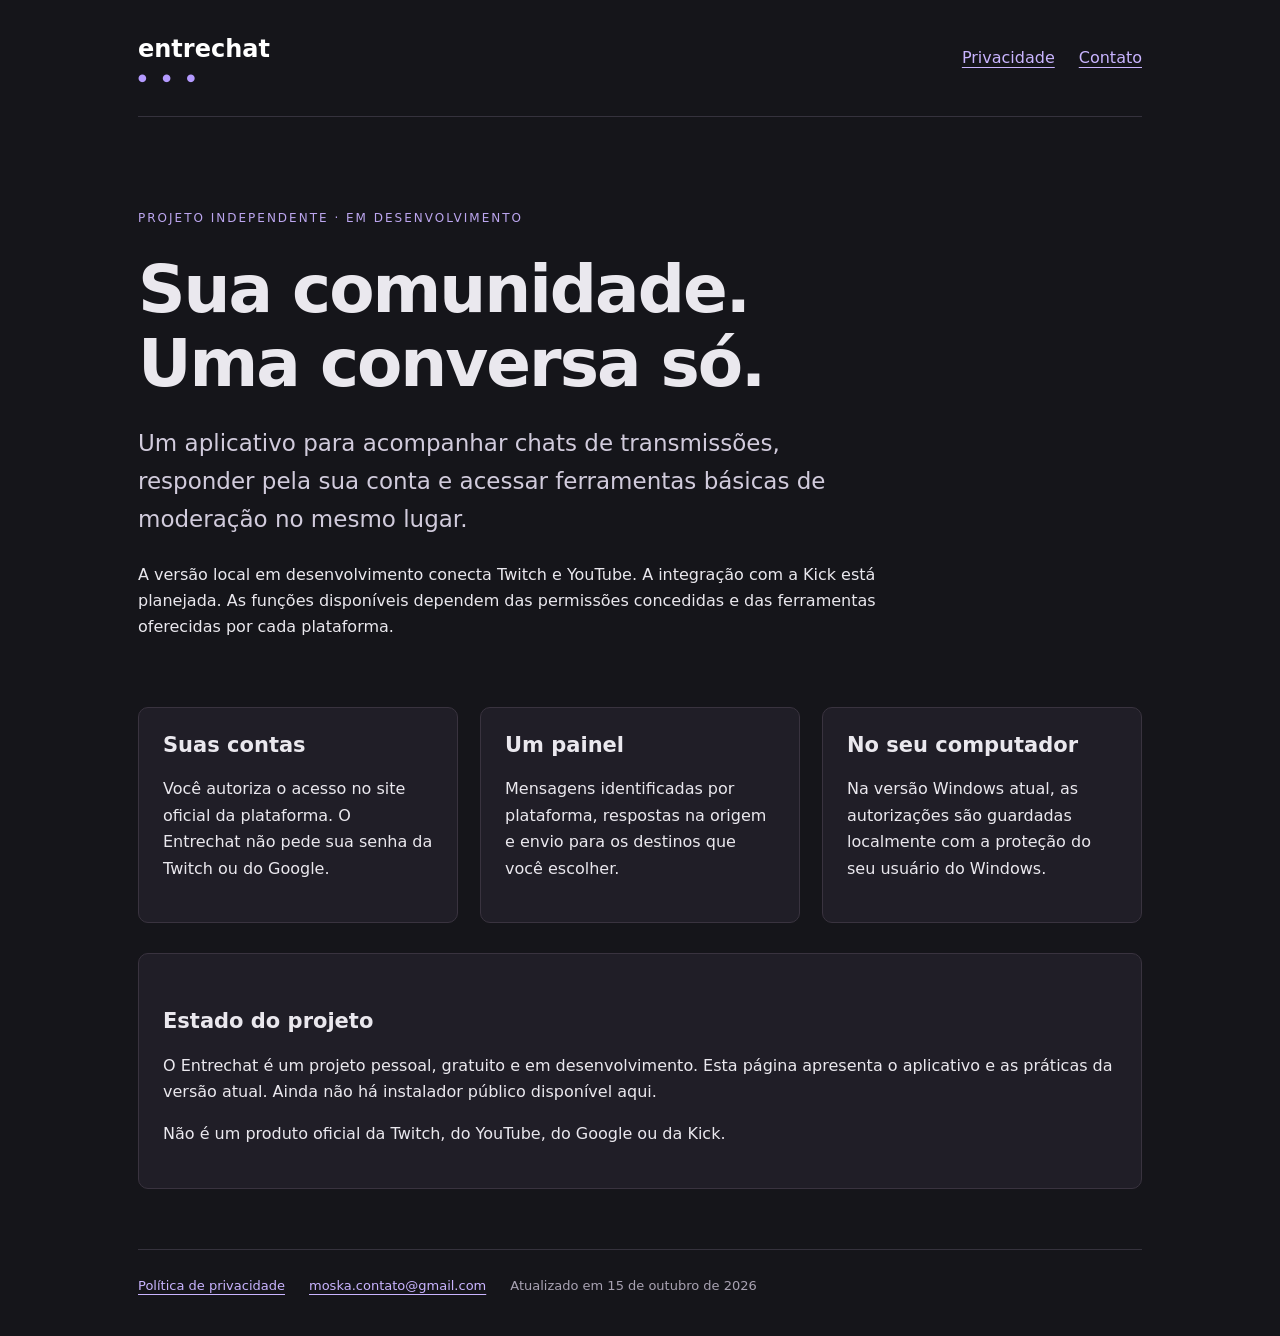
<file: index.html>
<!doctype html>
<html lang="pt-BR"><head><meta charset="utf-8"><meta name="viewport" content="width=device-width,initial-scale=1"><title>Entrechat — chat unificado para streamers</title><meta name="description" content="Entrechat é um projeto independente de chat unificado para streamers. Conheça o aplicativo e sua política de privacidade."><link rel="stylesheet" href="style.css"></head>
<body><main><header><a class="brand" href="./">entrechat<span>● ● ●</span></a><nav><a href="privacy.html">Privacidade</a><a href="mailto:moska.contato@gmail.com">Contato</a></nav></header><section class="hero"><p class="eyebrow">PROJETO INDEPENDENTE · EM DESENVOLVIMENTO</p><h1>Sua comunidade.<br>Uma conversa só.</h1><p class="lead">Um aplicativo para acompanhar chats de transmissões, responder pela sua conta e acessar ferramentas básicas de moderação no mesmo lugar.</p><p>A versão local em desenvolvimento conecta Twitch e YouTube. A integração com a Kick está planejada. As funções disponíveis dependem das permissões concedidas e das ferramentas oferecidas por cada plataforma.</p></section><section class="grid"><article><h2>Suas contas</h2><p>Você autoriza o acesso no site oficial da plataforma. O Entrechat não pede sua senha da Twitch ou do Google.</p></article><article><h2>Um painel</h2><p>Mensagens identificadas por plataforma, respostas na origem e envio para os destinos que você escolher.</p></article><article><h2>No seu computador</h2><p>Na versão Windows atual, as autorizações são guardadas localmente com a proteção do seu usuário do Windows.</p></article></section><section class="note"><h2>Estado do projeto</h2><p>O Entrechat é um projeto pessoal, gratuito e em desenvolvimento. Esta página apresenta o aplicativo e as práticas da versão atual. Ainda não há instalador público disponível aqui.</p><p>Não é um produto oficial da Twitch, do YouTube, do Google ou da Kick.</p></section><footer><a href="privacy.html">Política de privacidade</a><a href="mailto:moska.contato@gmail.com">moska.contato@gmail.com</a><span>Atualizado em 15 de outubro de 2026</span></footer></main></body></html>
</file>
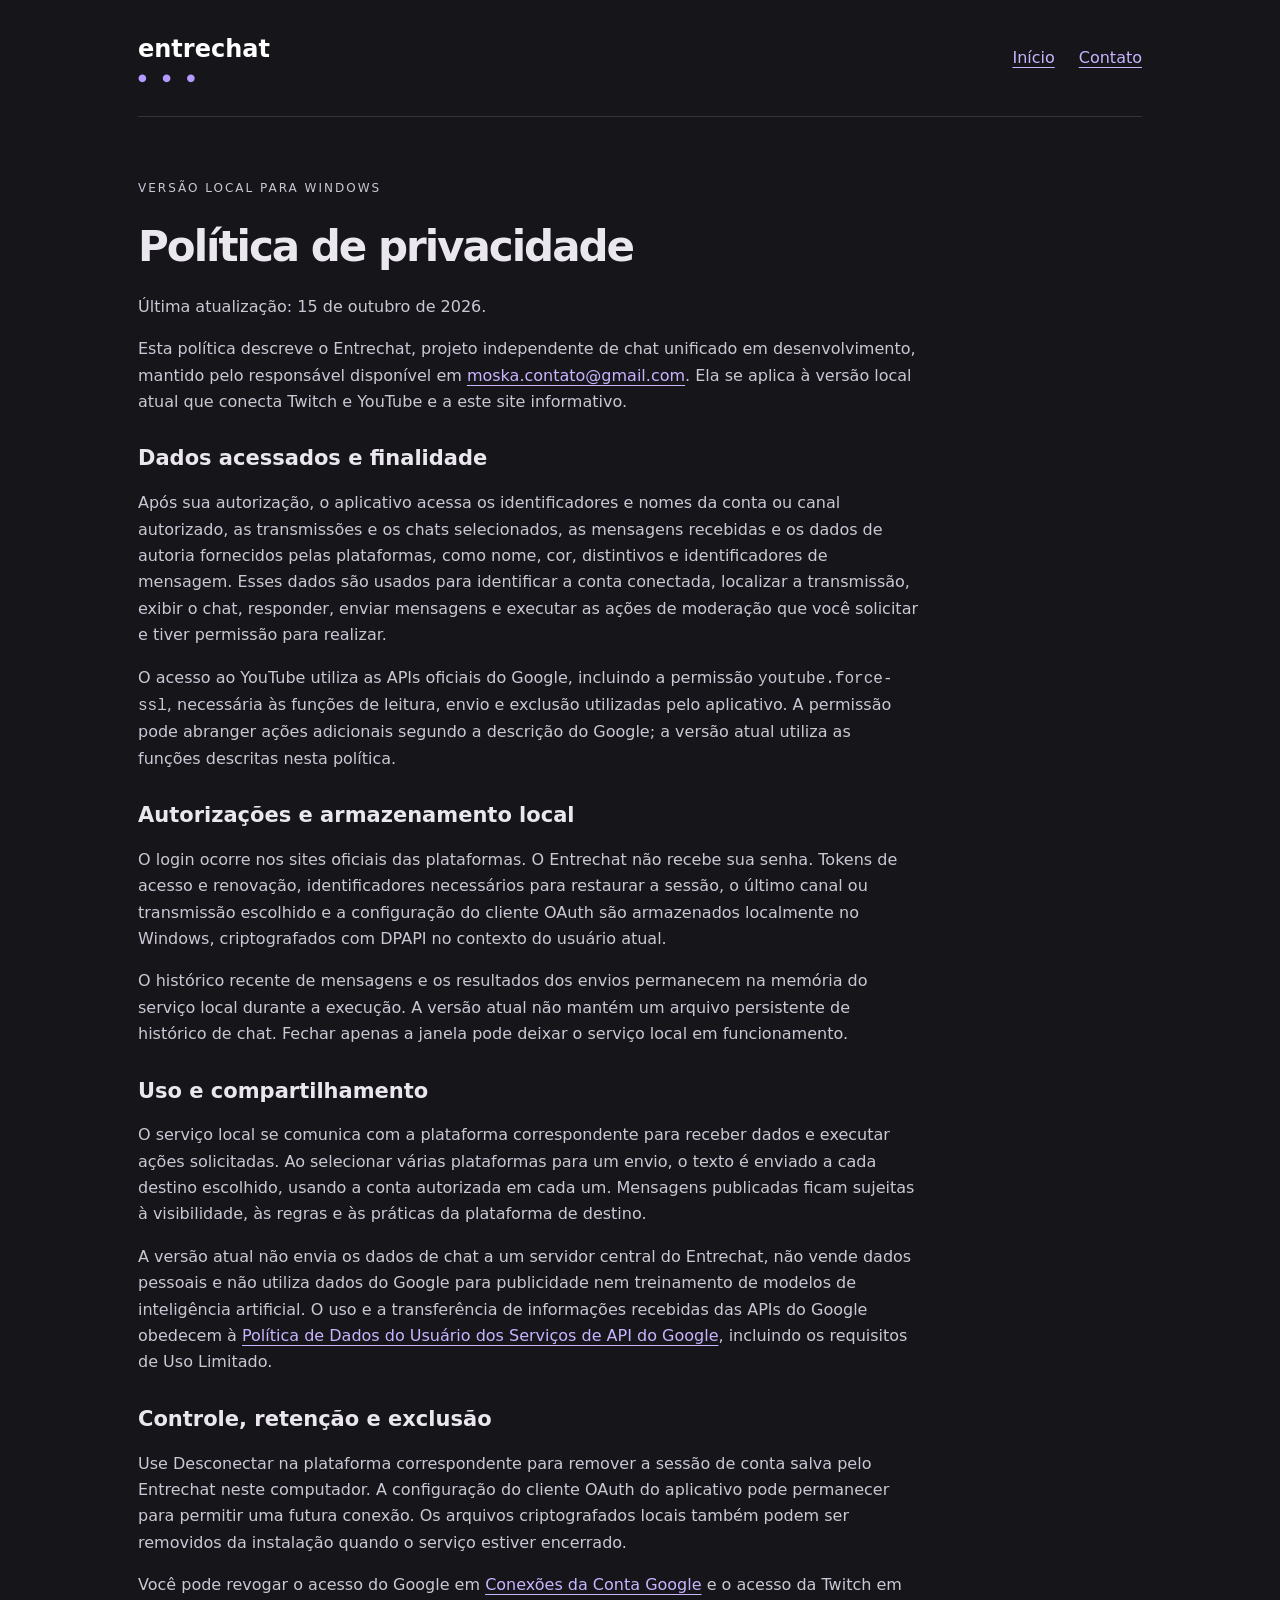
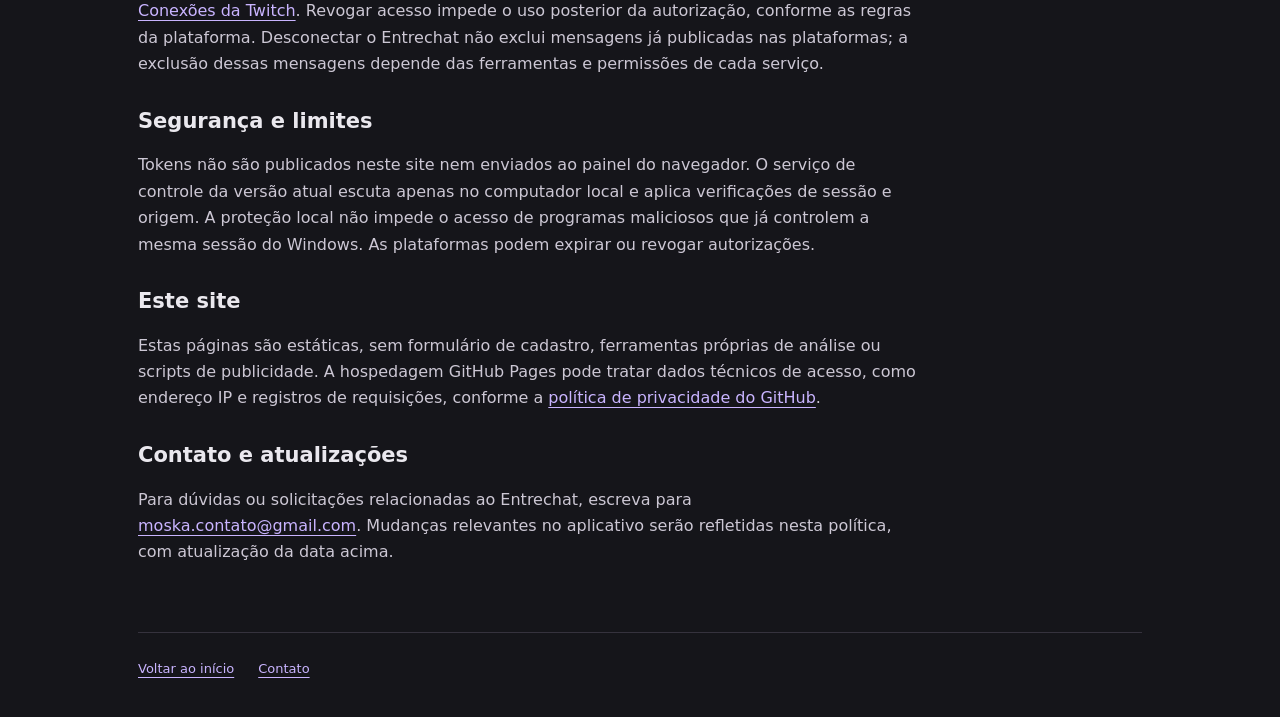
<file: privacy.html>
<!doctype html>
<html lang="pt-BR"><head><meta charset="utf-8"><meta name="viewport" content="width=device-width,initial-scale=1"><title>Privacidade — Entrechat</title><meta name="description" content="Como o Entrechat utiliza dados de conta, mensagens de chat e autorizações das plataformas."><link rel="stylesheet" href="style.css"></head>
<body><main><header><a class="brand" href="./">entrechat<span>● ● ●</span></a><nav><a href="./">Início</a><a href="mailto:moska.contato@gmail.com">Contato</a></nav></header><article class="policy"><p class="eyebrow">VERSÃO LOCAL PARA WINDOWS</p><h1>Política de privacidade</h1><p>Última atualização: 15 de outubro de 2026.</p><p>Esta política descreve o Entrechat, projeto independente de chat unificado em desenvolvimento, mantido pelo responsável disponível em <a href="mailto:moska.contato@gmail.com">moska.contato@gmail.com</a>. Ela se aplica à versão local atual que conecta Twitch e YouTube e a este site informativo.</p><h2>Dados acessados e finalidade</h2><p>Após sua autorização, o aplicativo acessa os identificadores e nomes da conta ou canal autorizado, as transmissões e os chats selecionados, as mensagens recebidas e os dados de autoria fornecidos pelas plataformas, como nome, cor, distintivos e identificadores de mensagem. Esses dados são usados para identificar a conta conectada, localizar a transmissão, exibir o chat, responder, enviar mensagens e executar as ações de moderação que você solicitar e tiver permissão para realizar.</p><p>O acesso ao YouTube utiliza as APIs oficiais do Google, incluindo a permissão <code>youtube.force-ssl</code>, necessária às funções de leitura, envio e exclusão utilizadas pelo aplicativo. A permissão pode abranger ações adicionais segundo a descrição do Google; a versão atual utiliza as funções descritas nesta política.</p><h2>Autorizações e armazenamento local</h2><p>O login ocorre nos sites oficiais das plataformas. O Entrechat não recebe sua senha. Tokens de acesso e renovação, identificadores necessários para restaurar a sessão, o último canal ou transmissão escolhido e a configuração do cliente OAuth são armazenados localmente no Windows, criptografados com DPAPI no contexto do usuário atual.</p><p>O histórico recente de mensagens e os resultados dos envios permanecem na memória do serviço local durante a execução. A versão atual não mantém um arquivo persistente de histórico de chat. Fechar apenas a janela pode deixar o serviço local em funcionamento.</p><h2>Uso e compartilhamento</h2><p>O serviço local se comunica com a plataforma correspondente para receber dados e executar ações solicitadas. Ao selecionar várias plataformas para um envio, o texto é enviado a cada destino escolhido, usando a conta autorizada em cada um. Mensagens publicadas ficam sujeitas à visibilidade, às regras e às práticas da plataforma de destino.</p><p>A versão atual não envia os dados de chat a um servidor central do Entrechat, não vende dados pessoais e não utiliza dados do Google para publicidade nem treinamento de modelos de inteligência artificial. O uso e a transferência de informações recebidas das APIs do Google obedecem à <a href="https://developers.google.com/terms/api-services-user-data-policy">Política de Dados do Usuário dos Serviços de API do Google</a>, incluindo os requisitos de Uso Limitado.</p><h2>Controle, retenção e exclusão</h2><p>Use Desconectar na plataforma correspondente para remover a sessão de conta salva pelo Entrechat neste computador. A configuração do cliente OAuth do aplicativo pode permanecer para permitir uma futura conexão. Os arquivos criptografados locais também podem ser removidos da instalação quando o serviço estiver encerrado.</p><p>Você pode revogar o acesso do Google em <a href="https://myaccount.google.com/connections">Conexões da Conta Google</a> e o acesso da Twitch em <a href="https://www.twitch.tv/settings/connections">Conexões da Twitch</a>. Revogar acesso impede o uso posterior da autorização, conforme as regras da plataforma. Desconectar o Entrechat não exclui mensagens já publicadas nas plataformas; a exclusão dessas mensagens depende das ferramentas e permissões de cada serviço.</p><h2>Segurança e limites</h2><p>Tokens não são publicados neste site nem enviados ao painel do navegador. O serviço de controle da versão atual escuta apenas no computador local e aplica verificações de sessão e origem. A proteção local não impede o acesso de programas maliciosos que já controlem a mesma sessão do Windows. As plataformas podem expirar ou revogar autorizações.</p><h2>Este site</h2><p>Estas páginas são estáticas, sem formulário de cadastro, ferramentas próprias de análise ou scripts de publicidade. A hospedagem GitHub Pages pode tratar dados técnicos de acesso, como endereço IP e registros de requisições, conforme a <a href="https://docs.github.com/en/site-policy/privacy-policies/github-general-privacy-statement">política de privacidade do GitHub</a>.</p><h2>Contato e atualizações</h2><p>Para dúvidas ou solicitações relacionadas ao Entrechat, escreva para <a href="mailto:moska.contato@gmail.com">moska.contato@gmail.com</a>. Mudanças relevantes no aplicativo serão refletidas nesta política, com atualização da data acima.</p></article><footer><a href="./">Voltar ao início</a><a href="mailto:moska.contato@gmail.com">Contato</a></footer></main></body></html>
</file>
<file: style.css>
:root{font:16px/1.65 system-ui,sans-serif;color:#eae8ee;background:#15151a}*{box-sizing:border-box}body{margin:0}main{max-width:1060px;margin:auto;padding:0 28px}a{color:#c9b4ff;text-underline-offset:4px}header{display:flex;align-items:center;justify-content:space-between;gap:24px;padding:30px 0;border-bottom:1px solid #35323d}nav{display:flex;gap:24px}.brand{font-size:24px;font-weight:800;text-decoration:none;color:#fff}.brand span{display:block;font-size:10px;letter-spacing:6px;color:#b49aff}.hero{padding:80px 0 50px;max-width:750px}.eyebrow{font-size:12px;letter-spacing:2px;color:#bca6ef}h1{font-size:clamp(36px,6vw,66px);line-height:1.12;letter-spacing:-2px;margin:24px 0}h2{font-size:21px;line-height:1.3;margin-top:30px}.lead{font-size:23px;color:#d1cbdc}.grid{display:grid;grid-template-columns:repeat(3,1fr);gap:22px}.grid article,.note{padding:24px;background:#201e27;border:1px solid #39333f;border-radius:10px}.grid h2{margin-top:0}.note{margin:30px 0 60px}.policy{max-width:780px;padding:50px 0}.policy h1{font-size:42px}.policy p{color:#ccc7d4}code{overflow-wrap:anywhere}footer{display:flex;gap:24px;flex-wrap:wrap;border-top:1px solid #35323d;padding:25px 0 40px;font-size:13px;color:#a8a2b2}:focus-visible{outline:2px solid #c9b4ff;outline-offset:5px}@media(max-width:650px){main{padding:0 18px}.grid{grid-template-columns:1fr}.hero{padding-top:45px}header{align-items:flex-start;gap:12px}nav{gap:12px;font-size:14px}.lead{font-size:20px}h1{letter-spacing:-1px}}
</file>
